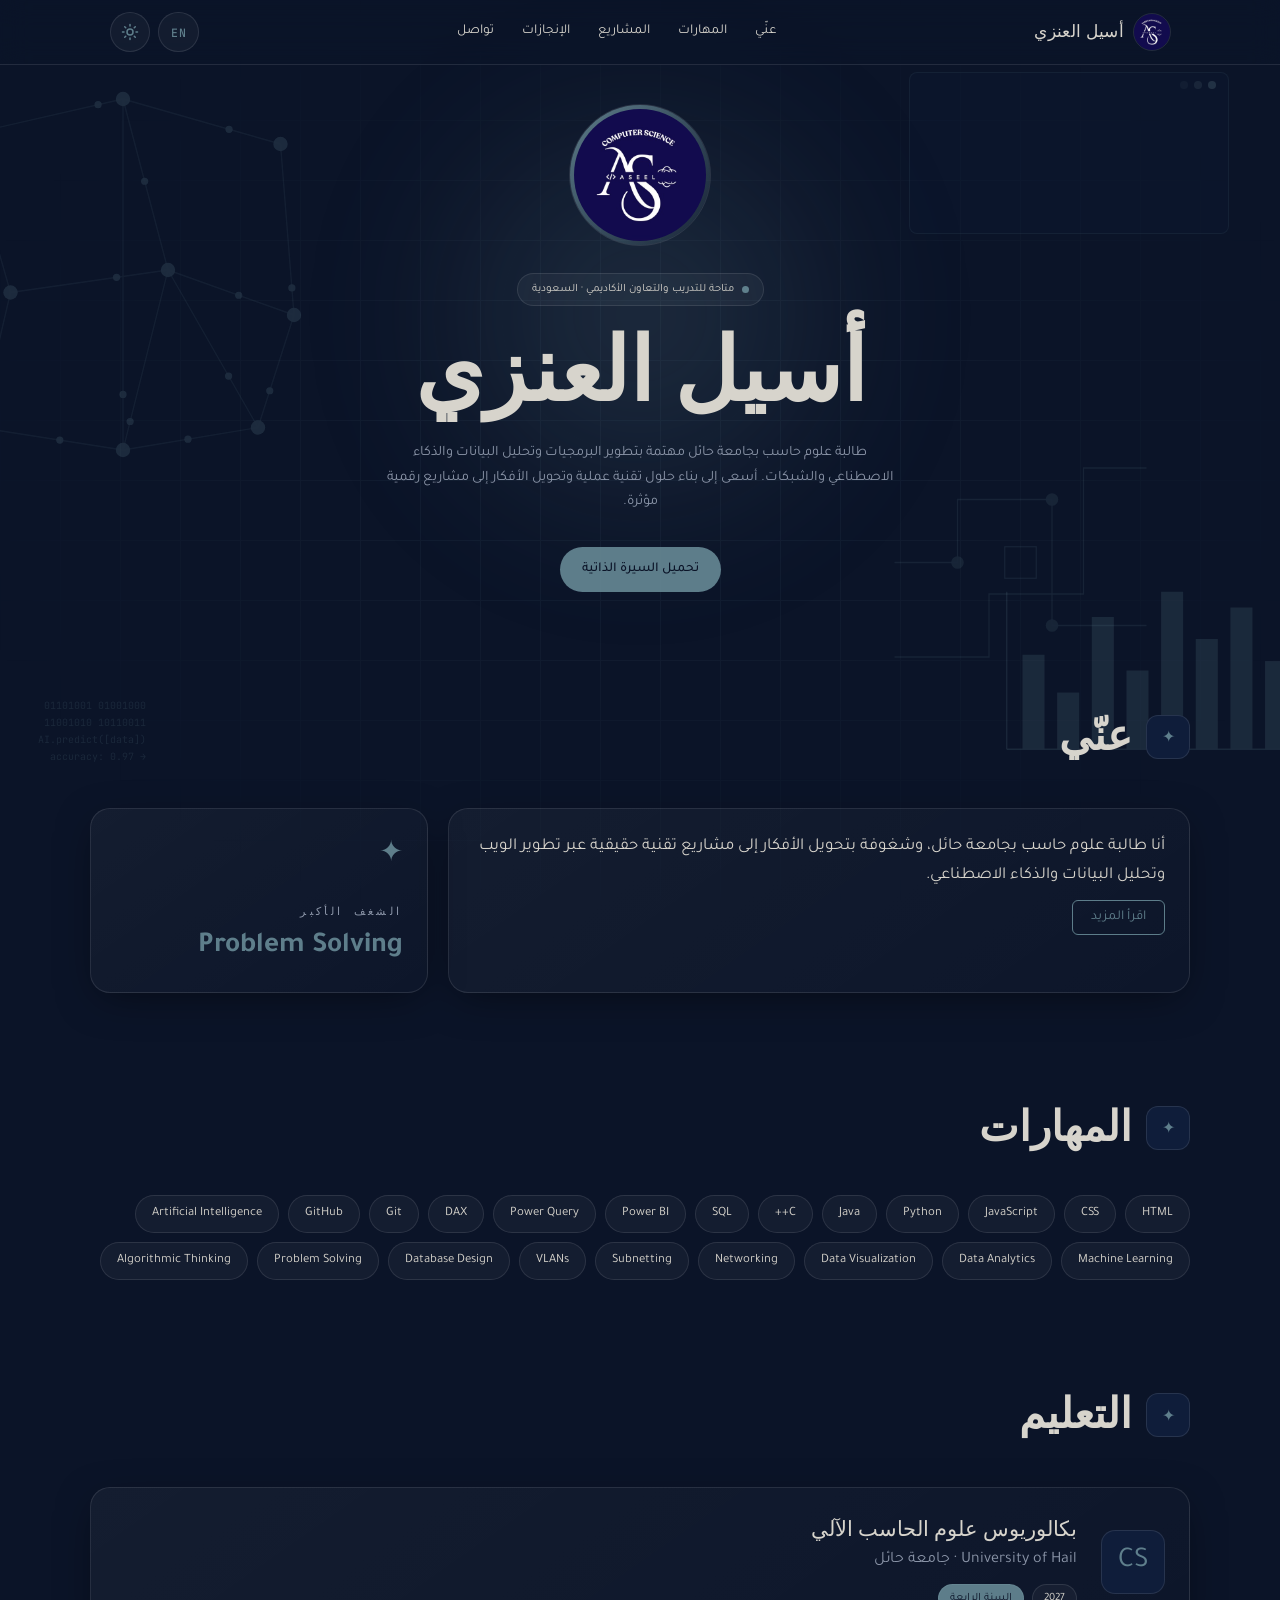
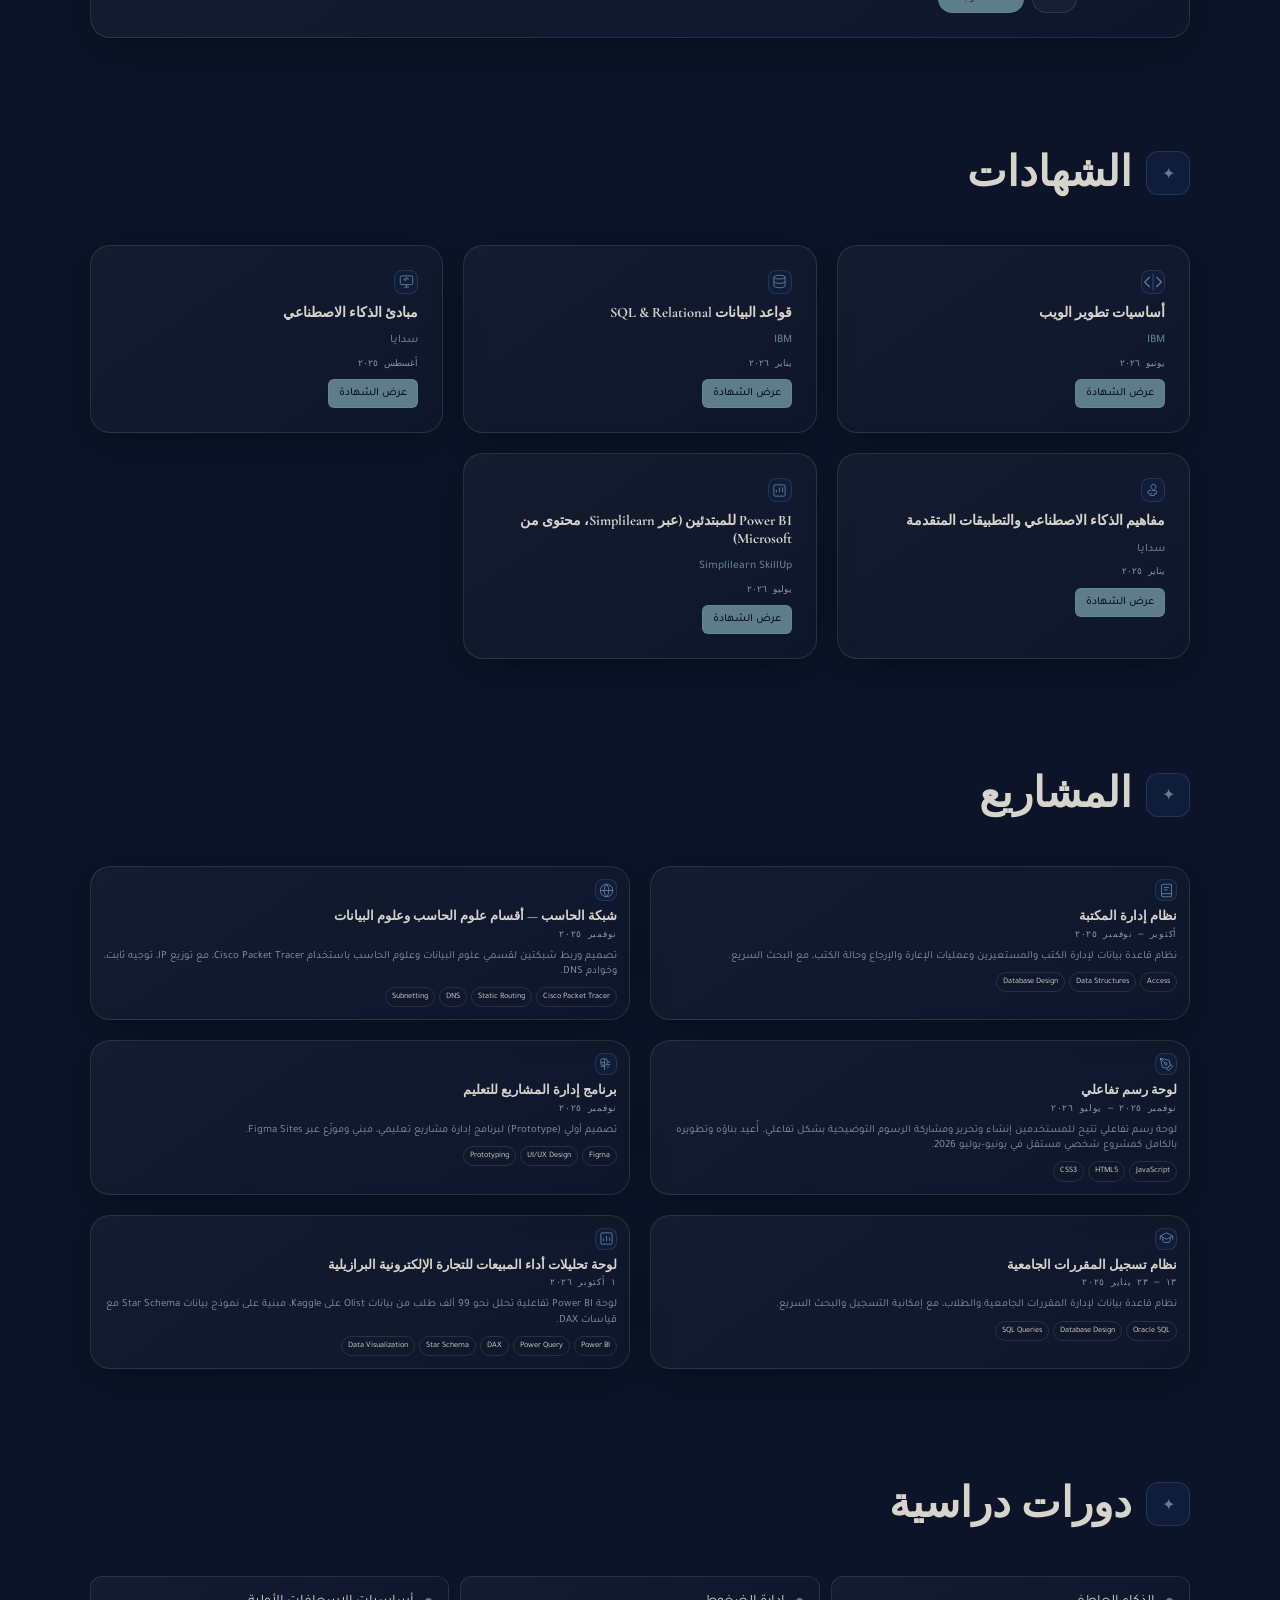
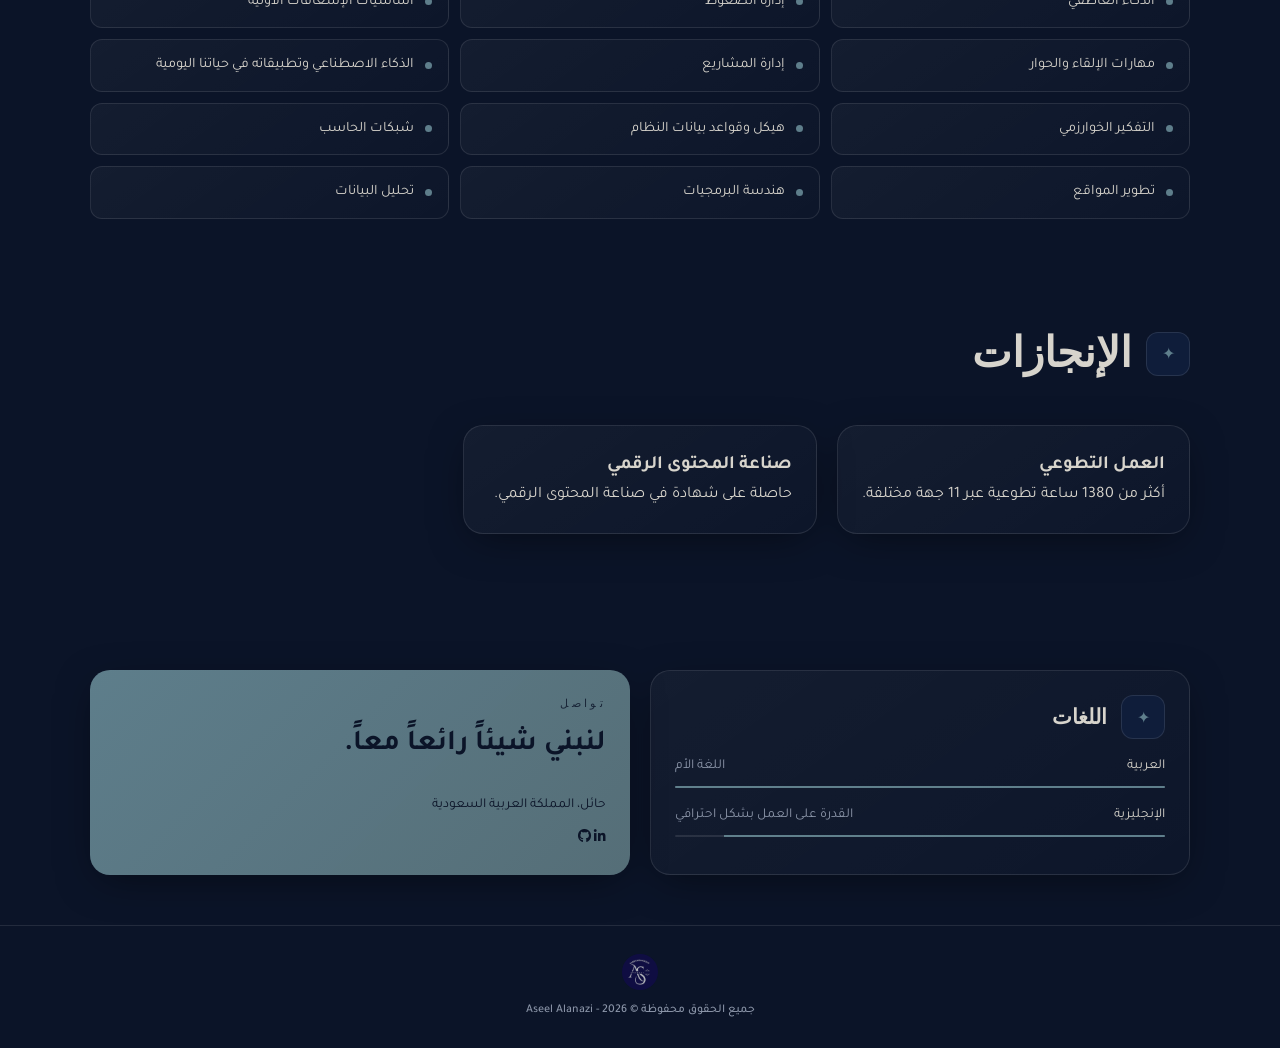
<file: index.html>
<!DOCTYPE html>
<html lang="ar" dir="rtl" data-theme="dark" data-lang="ar">
<head>
<meta charset="UTF-8" />
<meta name="viewport" content="width=device-width, initial-scale=1.0" />

<title>أسيل العنزي · Software Developer</title>

<meta
  name="description"
  content="السيرة الذاتية لأسيل العنزي — مطوّرة برمجيات وطالبة علوم حاسب."
/>

<link rel="icon" href="log11.png" />

<link rel="preconnect" href="https://fonts.googleapis.com" />
<link rel="preconnect" href="https://fonts.gstatic.com" crossorigin />

<link
  href="https://fonts.googleapis.com/css2?family=Cormorant+Garamond:ital,wght@0,400;0,600;1,400&family=Tajawal:wght@400;500;700&family=JetBrains+Mono:wght@400;500&display=swap"
  rel="stylesheet"
/>

<!-- Font Awesome -->
<link
  rel="stylesheet"
  href="https://cdnjs.cloudflare.com/ajax/libs/font-awesome/6.4.0/css/all.min.css"
/>

<link rel="stylesheet" href="styles.css" />
</head>

<body>

<!-- ================= Animated Backdrop ================= -->

<div class="backdrop" aria-hidden="true">

  <div class="grid-floor"></div>

  <div class="matrix" id="matrix"></div>

  <svg class="net-svg" viewBox="0 0 100 100" preserveAspectRatio="xMidYMid meet">
    <g id="net-edges" stroke="var(--gold)" stroke-width="0.3" opacity="0.5"></g>
    <g id="net-packets" fill="var(--gold)"></g>
    <g id="net-nodes" fill="var(--gold)"></g>
  </svg>

  <svg class="chart-svg" viewBox="0 0 100 60">
    <line x1="5" y1="55" x2="95" y2="55" stroke="var(--gold)" stroke-width="0.4" />
    <line x1="5" y1="55" x2="5" y2="5" stroke="var(--gold)" stroke-width="0.4" />
    <g id="bars" fill="var(--gold)"></g>
    <polyline
      class="trend"
      points="13,30 24,40 35,18 46,28 57,12 68,22 79,15 90,20"
      fill="none"
      stroke="var(--gold)"
      stroke-width="0.6"
    />
  </svg>

  <svg class="circuit-svg" viewBox="0 0 100 100">
    <path d="M10,50 L30,50 L30,30 L60,30 L60,70 L90,70" fill="none" stroke="var(--gold)" stroke-width="0.4" />
    <path d="M10,80 L40,80 L40,60 L70,60 L70,20 L90,20" fill="none" stroke="var(--gold)" stroke-width="0.4" />
    <circle cx="30" cy="50" r="2" fill="var(--gold)" />
    <circle cx="60" cy="30" r="2" fill="var(--gold)" />
    <circle cx="60" cy="70" r="2" fill="var(--gold)" />
    <rect x="45" y="45" width="10" height="10" fill="none" stroke="var(--gold)" stroke-width="0.4" />
  </svg>

  <div class="terminal">
    <div class="t-bar">
      <span></span>
      <span></span>
      <span></span>
    </div>
    <div class="t-body" id="terminal-body"></div>
  </div>

  <div class="binary">
    01001000 01101001<br />
    10110011 11001010<br />
    AI.predict([data])<br />
    → accuracy: 0.97
  </div>

</div>


<!-- ================= Navigation ================= -->

<nav class="nav">

  <div class="nav-inner">

    <div class="brand">

      <img src="log11.png" alt="Aseel" />

      <span data-ar="أسيل العنزي" data-en="Aseel Alanazi">
        أسيل العنزي
      </span>

    </div>


    <div class="nav-links" id="navLinks">

      <a href="#about" data-ar="عنّي" data-en="About">عنّي</a>

      <a href="#skills" data-ar="المهارات" data-en="Skills">المهارات</a>

      <a href="#projects" data-ar="المشاريع" data-en="Projects">المشاريع</a>

      <a href="#achievements" data-ar="الإنجازات" data-en="Achievements">الإنجازات</a>

      <a href="#contact" data-ar="تواصل" data-en="Contact">تواصل</a>

    </div>


    <div class="nav-controls">

      <button class="theme-toggle lang-toggle" id="langToggle" aria-label="Switch Language">
        EN
      </button>


      <button class="theme-toggle" id="themeToggle" aria-label="تبديل الوضع">

        <svg
          class="i-sun"
          viewBox="0 0 24 24"
          fill="none"
          stroke="currentColor"
          stroke-width="2"
          stroke-linecap="round"
          stroke-linejoin="round"
        >
          <circle cx="12" cy="12" r="4" />
          <path d="M12 2v2M12 20v2M4.93 4.93l1.41 1.41M17.66 17.66l1.41 1.41M2 12h2M20 12h2M4.93 19.07l1.41-1.41M17.66 6.34l1.41-1.41" />
        </svg>

        <svg
          class="i-moon"
          viewBox="0 0 24 24"
          fill="none"
          stroke="currentColor"
          stroke-width="2"
          stroke-linecap="round"
          stroke-linejoin="round"
        >
          <path d="M21 12.79A9 9 0 1 1 11.21 3 7 7 0 0 0 21 12.79z" />
        </svg>

      </button>


      <button class="nav-toggle" id="navToggle" aria-label="Menu" aria-expanded="false">
        <span></span>
        <span></span>
        <span></span>
      </button>

    </div>

  </div>

</nav>


<!-- ================= Hero ================= -->

<section class="hero">

  <div class="hero-glow"></div>

  <div class="hero-inner">

    <div class="hero-logo">
      <img src="log11.png" alt="Aseel Alanazi" />
    </div>


    <div class="tag">

      <span class="dot"></span>

      <span
        data-ar="متاحة للتدريب والتعاون الأكاديمي · السعودية"
        data-en="Open to Internships & Academic Collaboration · Saudi Arabia"
      >
        متاحة للتدريب والتعاون الأكاديمي · السعودية
      </span>

    </div>


  

    <h1 class="hero-name">
      <span data-ar="أسيل العنزي" data-en="Aseel Alanazi">
        أسيل العنزي
      </span>
    </h1>


    <!-- النبذة -->

    <p
      class="hero-desc"
      data-ar="طالبة علوم حاسب بجامعة حائل مهتمة بتطوير البرمجيات وتحليل البيانات والذكاء الاصطناعي والشبكات. أسعى إلى بناء حلول تقنية عملية وتحويل الأفكار إلى مشاريع رقمية مؤثرة."
      data-en="Computer Science student at University of Hail passionate about software development, data analysis, AI, and networking. I build practical tech solutions and turn ideas into impactful digital projects."
    >
      طالبة علوم حاسب بجامعة حائل مهتمة بتطوير البرمجيات وتحليل البيانات والذكاء الاصطناعي والشبكات.
      أسعى إلى بناء حلول تقنية عملية وتحويل الأفكار إلى مشاريع رقمية مؤثرة.
    </p>


    <div class="cta">

     
      <a
        class="btn btn-gold"
        href="Files/Aseel_Alanazi_CV (3).docx"
        download="Aseel_Alanazi_CV (3).docx"
        data-ar="تحميل السيرة الذاتية"
        data-en="Download CV"
      >
        تحميل السيرة الذاتية
      </a>

    </div>

  </div>

</section>


<!-- ================= About ================= -->

<section id="about" class="section">

  <div class="container">

    <div class="section-title">
      <div class="icon-box">✦</div>
      <h2 data-ar="عنّي" data-en="About Me">عنّي</h2>
    </div>


    <div class="about-grid">

      <div class="card lg about-card">

        <p
          class="about-short"
          data-ar="أنا طالبة علوم حاسب بجامعة حائل، وشغوفة بتحويل الأفكار إلى مشاريع تقنية حقيقية عبر تطوير الويب وتحليل البيانات والذكاء الاصطناعي."
          data-en="I am a Computer Science student at the University of Hail, passionate about turning ideas into real tech projects through web development, data analytics, and AI."
        >
          أنا طالبة علوم حاسب بجامعة حائل، وشغوفة بتحويل الأفكار إلى مشاريع تقنية حقيقية عبر تطوير الويب وتحليل البيانات والذكاء الاصطناعي.
        </p>


        <div class="about-full" id="aboutFull">

          <p
            data-ar="بنيت أساساً تقنياً واسعاً عبر شهادات من IBM وSDAIA، وكورسات معتمدة في Power BI، مع أكثر من 1,380 ساعة تطوع عبر 11 جهة مختلفة."
            data-en="I have built a broad technical foundation through certifications from IBM and SDAIA, along with certified Power BI courses, and have contributed over 1,380 volunteer hours across 11 different organizations."
          ></p>

          <p
            data-ar="حولت كل مهارة تعلمته إلى مشروع حقيقي منشور: تطبيق رسم تفاعلي (Hidden Canvas)، أنظمة قواعد بيانات (Access وOracle SQL)، تصميم شبكات حاسب (Cisco Packet Tracer)، وتحليل بيانات مع لوحات معلومات تفاعلية. أوثق كل مشروع باحترافية (README، تراخيص، لقطات شاشة) وأحرص على دقة كل تفاصيل النشر."
            data-en="I have turned every skill I have learned into a real, published project: an interactive drawing app (Hidden Canvas), database systems using Access and Oracle SQL, computer network designs using Cisco Packet Tracer, and data analysis with interactive dashboards. I professionally document every project with READMEs, licenses, and screenshots, and I pay close attention to the accuracy of every detail I publish."
          ></p>

          <p
            data-ar="أتقن العربية كلغة أم، وأطوّر الإنجليزية المهنية بانضباط يومي مستمر. أؤمن بالتعلم المستمر والتطبيق العملي الفوري — لذلك أحرص على أن تنتهي كل دورة أو شهادة بمشروع فعلي، لا مجرد إضافة لقائمة الإنجازات."
            data-en="Arabic is my native language, and I continuously develop my professional English through consistent daily practice. I believe in continuous learning and immediate practical application — every course or certification I complete leads to a real project, rather than simply becoming another entry on my list of achievements."
          ></p>

        </div>


        <button type="button" class="about-toggle-btn" id="aboutToggleBtn">
          اقرأ المزيد
        </button>

      </div>


      <div class="card passion">

        <div class="spark">✦</div>

        <div>
          <div class="kicker" data-ar="الشغف الأكبر" data-en="Greatest Passion">
            الشغف الأكبر
          </div>
          <div class="passion-title gold">Problem Solving</div>
        </div>

      </div>

    </div>

  </div>

</section>


<!-- ================= Marquee ================= -->

<div class="marquee">
  <div class="marquee-track" id="marquee"></div>
</div>


<!-- ================= Skills ================= -->

<section id="skills" class="section">

  <div class="container">

    <div class="section-title">
      <div class="icon-box">✦</div>
      <h2 data-ar="المهارات" data-en="Skills">المهارات</h2>
    </div>

    <div class="skills" id="skills-list"></div>

  </div>

</section>


<!-- ================= Education ================= -->

<section class="section">

  <div class="container">

    <div class="section-title">
      <div class="icon-box">✦</div>
      <h2 data-ar="التعليم" data-en="Education">التعليم</h2>
    </div>


    <div class="card edu">

      <div class="edu-icon">CS</div>

      <div>

        <div
          class="edu-title"
          data-ar="بكالوريوس علوم الحاسب الآلي"
          data-en="Bachelor of Computer Science"
        >
          بكالوريوس علوم الحاسب الآلي
        </div>

        <div class="muted">University of Hail · جامعة حائل</div>

        <div class="edu-tags">

          <span class="tag-sm">2027</span>

          <span class="tag-sm filled" data-ar="السنة الرابعة" data-en="4th Year">
            السنة الرابعة
          </span>

        </div>

      </div>

    </div>

  </div>

</section>


<!-- ================= Certifications ================= -->

<section class="section">

  <div class="container">

    <div class="section-title">
      <div class="icon-box">✦</div>
      <h2 data-ar="الشهادات" data-en="Certifications">الشهادات</h2>
    </div>

    <div class="grid-3" id="certs"></div>

  </div>

</section>


<!-- ================= Projects ================= -->

<section id="projects" class="section">

  <div class="container">

    <div class="section-title">
      <div class="icon-box">✦</div>
      <h2 data-ar="المشاريع" data-en="Projects">المشاريع</h2>
    </div>

    <div class="grid-2" id="projects-list"></div>

  </div>

</section>


<!-- ================= Courses ================= -->

<section class="section">

  <div class="container">

    <div class="section-title">
      <div class="icon-box">✦</div>
      <h2 data-ar="دورات دراسية" data-en="Academic Courses">دورات دراسية</h2>
    </div>

    <div class="courses" id="courses"></div>

  </div>

</section>


<!-- ================= Achievements ================= -->

<section class="section" id="achievements">

  <div class="container">

    <div class="section-title">
      <div class="icon-box">✦</div>
      <h2 data-ar="الإنجازات" data-en="Achievements">الإنجازات</h2>
    </div>


    <div class="grid-3">

      <div class="card">

        <h3 data-ar="العمل التطوعي" data-en="Volunteer Work">العمل التطوعي</h3>

        <p
          data-ar="أكثر من 1380 ساعة تطوعية عبر 11 جهة مختلفة."
          data-en="Over 1,380 volunteer hours across 11 different organizations."
        >
          أكثر من 1380 ساعة تطوعية عبر 11 جهة مختلفة.
        </p>

      </div>


      <div class="card">

        <h3 data-ar="صناعة المحتوى الرقمي" data-en="Digital Content Creation">
          صناعة المحتوى الرقمي
        </h3>

        <p
          data-ar="حاصلة على شهادة في صناعة المحتوى الرقمي."
          data-en="Certified in Digital Content Creation."
        >
          حاصلة على شهادة في صناعة المحتوى الرقمي.
        </p>

      </div>

    </div>

  </div>

</section>


<!-- ================= Contact ================= -->

<section id="contact" class="section">

  <div class="container grid-2">

    <div class="card">

      <div class="section-title sm">
        <div class="icon-box">✦</div>
        <h2 data-ar="اللغات" data-en="Languages">اللغات</h2>
      </div>


      <div class="lang" data-pct="100">

        <div class="lang-row">
          <span data-ar="العربية" data-en="Arabic">العربية</span>
          <span class="muted" data-ar="اللغة الأم" data-en="Native">اللغة الأم</span>
        </div>

        <div class="bar"><i></i></div>

      </div>


      <div class="lang" data-pct="90">

        <div class="lang-row">
          <span data-ar="الإنجليزية" data-en="English">الإنجليزية</span>
          <span
            class="muted"
            data-ar="القدرة على العمل بشكل احترافي"
            data-en="Professional Working Proficiency"
          >
            القدرة على العمل بشكل احترافي
          </span>
        </div>

        <div class="bar"><i></i></div>

      </div>

    </div>


    <div class="card contact-card">

      <div class="kicker" data-ar="تواصل" data-en="Contact">تواصل</div>

      <div
        class="contact-title"
        data-ar="لنبني شيئاً رائعاً معاً."
        data-en="Let's Build Something Amazing Together."
      >
        لنبني شيئاً <em>رائعاً معاً.</em>
      </div>


      <div class="contact-info">

        <div data-ar="حائل، المملكة العربية السعودية" data-en="Hail, Saudi Arabia">
          حائل، المملكة العربية السعودية
        </div>


        <div class="social-container">

          <a
            href="https://www.linkedin.com/in/aseel-alanazi410"
            target="_blank"
            rel="noopener noreferrer"
            class="icon-link linkedin"
            data-name="LinkedIn"
          >
            <i class="fab fa-linkedin-in"></i>
          </a>

          <a
            href="https://github.com/Aaseel11"
            target="_blank"
            rel="noopener noreferrer"
            class="icon-link github"
            data-name="GitHub"
          >
            <i class="fab fa-github"></i>
          </a>

        </div>

      </div>

    </div>

  </div>

</section>


<!-- ================= Footer ================= -->

<footer class="footer">

  <img src="log11.png" alt="" />

  <div
    class="container copyright"
    data-ar="جميع الحقوق محفوظة © 2026 - Aseel Alanazi"
    data-en="All Rights Reserved © 2026 - Aseel Alanazi"
  >
    جميع الحقوق محفوظة © 2026 - Aseel Alanazi
  </div>

</footer>


<!-- ================= Modal ================= -->

<div class="modal" id="modal">

  <div class="modal-backdrop" id="modalBackdrop"></div>

  <div class="modal-content" id="modalContent">

    <button class="modal-close" id="modalClose">✕</button>

    <div id="modalBody"></div>

  </div>

</div>


<script src="script.js"></script>

</body>
</html>
</file>
<file: styles.css>
/* ========== Theme tokens ========== */

:root {
  --gold: #668894ea;
  --gold-soft: #648687;

  --font-serif: 'Cormorant Garamond', serif;
  --font-sans: 'Tajawal', sans-serif;
  --font-mono: 'JetBrains Mono', monospace;

  --radius: 1.25rem;
  --transition: 0.4s ease;
}


/* ========== Dark Theme ========== */

[data-theme="dark"] {
  --bg: rgb(11, 20, 40);
  --bg-2: #0f1d3a;

  --surface: rgba(255,255,255,0.04);
  --border: rgba(255,255,255,0.10);

  --text: #d7d4cc;
  --muted: #8b95a8;

  --card-grad:
    linear-gradient(
      145deg,
      rgba(255,255,255,0.04),
      rgba(255,255,255,0.01)
    );

  --nav-bg: rgba(11,20,40,0.8);

  --shadow:
    0 10px 40px -10px rgba(0,0,0,0.5);
}


/* ========== Light Theme ========== */

[data-theme="light"] {
  --bg: #cfd9e2cb;
  --bg-2: #c0cbd8eb;

  --surface: rgba(30,58,138,0.06);
  --border: rgba(30,58,138,0.14);

  --text: #0f1e3f;
  --muted: #475569;

  --gold: #2563eb;
  --gold-soft: #3b82f6;

  --card-grad:
    linear-gradient(
      145deg,
      rgba(255,255,255,0.85),
      rgba(37,99,235,0.04)
    );

  --nav-bg: rgba(248,250,252,0.92);

  --shadow:
    0 10px 40px -10px rgba(30,58,138,0.11);
}


/* ========== Global ========== */

* {
  box-sizing: border-box;
  margin: 0;
  padding: 0;
}

html {
  scroll-behavior: smooth;
}

body {
  font-family: var(--font-sans);
  background: var(--bg);
  color: var(--text);
  line-height: 1.7;
  overflow-x: hidden;

  transition:
    background var(--transition),
    color var(--transition);
}

a {
  color: inherit;
  text-decoration: none;
}

img {
  max-width: 100%;
  display: block;
}

em {
  font-style: italic;
}

.gold {
  color: var(--gold);
}

.muted {
  color: var(--muted);
}

.mono {
  font-family: var(--font-mono);
}

.kicker {
  font-family: var(--font-mono);
  font-size: 0.7rem;
  letter-spacing: 0.3em;
  text-transform: uppercase;
  color: var(--muted);
}


/* ========== Language transition ========== */

[data-ar],
[data-en] {
  transition: opacity 0.25s ease;
}


/* ========== Backdrop ========== */

.backdrop {
  position: fixed;
  inset: 0;
  z-index: 0;
  pointer-events: none;
  overflow: hidden;
}

.grid-floor {
  position: absolute;
  inset: 0;
  opacity: 0.08;

  background-image:
    linear-gradient(
      var(--gold) 1px,
      transparent 1px
    ),
    linear-gradient(
      90deg,
      var(--gold) 1px,
      transparent 1px
    );

  background-size: 60px 60px;

  -webkit-mask-image:
    radial-gradient(
      ellipse at center,
      black 30%,
      transparent 80%
    );

  mask-image:
    radial-gradient(
      ellipse at center,
      black 30%,
      transparent 80%
    );
}

.matrix {
  position: absolute;
  inset: 0;
}

.matrix .col {
  position: absolute;
  top: -120%;

  font-family: var(--font-mono);
  font-size: 11px;
  line-height: 1.2;

  color: var(--gold);
  opacity: 0.18;

  writing-mode: vertical-rl;

  text-shadow: 0 0 8px var(--gold);

  animation: rain linear infinite;
}

@keyframes rain {
  to {
    transform: translateY(220vh);
  }
}

.net-svg {
  position: absolute;
  top: 5%;
  left: -8%;

  width: 50vh;
  height: 50vh;

  opacity: 0.22;
}

.chart-svg {
  position: absolute;
  bottom: 8%;
  right: -2%;

  width: 35vh;
  height: 35vh;

  opacity: 0.2;
}

.circuit-svg {
  position: absolute;
  top: 45%;
  right: 8%;

  width: 35vh;
  height: 35vh;

  opacity: 0.15;
}

.trend {
  stroke-dasharray: 200;
  stroke-dashoffset: 200;

  animation: draw 6s linear infinite;
}

@keyframes draw {
  50% {
    stroke-dashoffset: 0;
  }

  100% {
    stroke-dashoffset: -200;
  }
}

.bar-anim {
  animation: grow 4s ease-in-out infinite;
  transform-origin: bottom;
}

@keyframes grow {
  0%,
  100% {
    transform: scaleY(0.6);
  }

  50% {
    transform: scaleY(1);
  }
}

.packet {
  animation: pulse-node 2s ease-in-out infinite;
}

@keyframes pulse-node {
  0%,
  100% {
    r: 1.2;
    opacity: 0.5;
  }

  50% {
    r: 2.2;
    opacity: 1;
  }
}


/* ========== Terminal ========== */

.terminal {
  position: absolute;
  top: 8%;
  right: 4%;

  width: 320px;
  opacity: 0.28;

  animation: float 6s ease-in-out infinite;
}

@keyframes float {
  0%,
  100% {
    transform: translateY(0);
  }

  50% {
    transform: translateY(-8px);
  }
}

.terminal .t-bar {
  display: flex;
  gap: 6px;

  padding: 8px 12px;

  background:
    color-mix(
      in oklab,
      var(--bg-2) 80%,
      transparent
    );

  border:
    1px solid
    color-mix(
      in oklab,
      var(--gold) 40%,
      transparent
    );

  border-bottom: none;
  border-radius: 8px 8px 0 0;
}

.terminal .t-bar span {
  width: 8px;
  height: 8px;

  border-radius: 50%;
  background: var(--gold);
}

.terminal .t-bar span:nth-child(2) {
  opacity: 0.6;
}

.terminal .t-bar span:nth-child(3) {
  opacity: 0.3;
}

.terminal .t-body {
  background:
    color-mix(
      in oklab,
      var(--bg-2) 80%,
      transparent
    );

  border:
    1px solid
    color-mix(
      in oklab,
      var(--gold) 40%,
      transparent
    );

  border-top: none;
  border-radius: 0 0 8px 8px;

  padding: 12px;

  font-family: var(--font-mono);
  font-size: 11px;

  color: var(--gold);

  min-height: 110px;
}

.terminal .t-body .line {
  opacity: 0;
  animation: type 8s linear infinite;
}

.binary {
  position: absolute;
  bottom: 15%;
  left: 3%;

  font-family: var(--font-mono);
  font-size: 10px;
  line-height: 1.7;

  color: var(--gold);
  opacity: 0.18;

  animation: blink-op 3s ease-in-out infinite;
}

@keyframes blink-op {
  0%,
  100% {
    opacity: 0.1;
  }

  50% {
    opacity: 0.25;
  }
}


/* ========== Navigation ========== */

.nav {
  position: sticky;
  top: 0;
  z-index: 30;

  background: var(--nav-bg);

  backdrop-filter: blur(14px);

  border-bottom:
    1px solid var(--border);

  transition:
    background var(--transition),
    border-color var(--transition);
}

.nav-inner {
  max-width: 1100px;
  margin: 0 auto;

  padding: 12px 16px;

  display: flex;
  align-items: center;
  justify-content: space-between;

  gap: 12px;
  flex-wrap: wrap;

  position: relative;
}

.brand {
  display: flex;
  align-items: center;
  gap: 10px;
}

.brand img {
  width: 36px;
  height: 36px;

  border-radius: 50%;
  outline: 1px solid var(--border);
}

.brand span {
  font-family: var(--font-serif);
  font-size: 0.95rem;
  letter-spacing: 0.02em;
}

.brand em {
  color: var(--gold);
  font-style: normal;
}

.nav-links {
  display: none;
  gap: 16px;
  font-size: 0.95rem;
}

.nav-links a {
  transition: color 0.2s;
}

.nav-links a:hover {
  color: var(--gold);
}


/* Mobile menu */

.nav-links.open {
  display: flex;
  flex-direction: column;

  position: absolute;
  top: 100%;
  inset-inline: 0;

  padding: 16px;

  background: var(--bg);

  border-bottom:
    1px solid var(--border);

  z-index: 40;
}

@media (min-width: 768px) {
  .nav-links {
    display: flex;
    gap: 28px;

    font-size: 0.85rem;

    position: static;
    padding: 0;

    background: none;
    border: none;
  }

  .nav-inner {
    padding: 12px 20px;
  }

  .brand span {
    font-size: 1.05rem;
  }
}


/* ========== Hamburger ========== */

.nav-toggle {
  display: flex;
  flex-direction: column;

  justify-content: center;
  align-items: center;

  gap: 4px;

  width: 36px;
  height: 36px;

  background: transparent;
  border: none;

  cursor: pointer;
}

.nav-toggle span {
  display: block;

  width: 20px;
  height: 2px;

  background: var(--text);

  transition:
    transform 0.25s ease,
    opacity 0.25s ease;
}

.nav-toggle[aria-expanded="true"] span:nth-child(1) {
  transform:
    translateY(6px)
    rotate(45deg);
}

.nav-toggle[aria-expanded="true"] span:nth-child(2) {
  opacity: 0;
}

.nav-toggle[aria-expanded="true"] span:nth-child(3) {
  transform:
    translateY(-6px)
    rotate(-45deg);
}

@media (min-width: 768px) {
  .nav-toggle {
    display: none;
  }
}


/* ========== Nav controls ========== */

.nav-controls {
  display: flex;
  align-items: center;

  gap: 8px;
  flex-shrink: 0;
}

.theme-toggle {
  width: 40px;
  height: 40px;

  border-radius: 50%;

  border:
    1px solid var(--border);

  background: var(--surface);
  color: var(--gold);

  display: grid;
  place-items: center;

  cursor: pointer;

  transition: all 0.3s;

  flex-shrink: 0;
}

.theme-toggle:hover {
  border-color: var(--gold);
}

.theme-toggle svg {
  width: 18px;
  height: 18px;
}

[data-theme="dark"] .i-sun {
  display: block;
}

[data-theme="dark"] .i-moon {
  display: none;
}

[data-theme="light"] .i-sun {
  display: none;
}

[data-theme="light"] .i-moon {
  display: block;
}


/* ========== Language button ========== */

.lang-toggle {
  width: auto;
  min-width: 40px;

  padding: 0 12px;

  font-family: var(--font-mono);
  font-size: 0.72rem;
  font-weight: 500;

  letter-spacing: 0.06em;

  border-radius: 999px;

  transition: all 0.3s;
}

.lang-toggle:hover {
  border-color: var(--gold);
  transform: none;
}

.lang-toggle.switching {
  opacity: 0.5;
  transform: scale(0.95);
}


/* ========== Hero ========== */

.hero {
  position: relative;

  padding: 40px 16px 60px;

  z-index: 1;
}

.hero-glow {
  position: absolute;

  top: 0;
  left: 50%;

  transform: translateX(-50%);

  width: 500px;
  height: 500px;

  max-width: 90vw;
  max-height: 90vw;

  border-radius: 50%;

  opacity: 0.3;

  filter: blur(80px);

  background:
    radial-gradient(
      circle,
      var(--gold),
      transparent 70%
    );

  pointer-events: none;
}

.hero-inner {
  position: relative;

  max-width: 1100px;
  margin: 0 auto;

  text-align: center;
}

.hero-logo {
  width: 100px;
  height: 100px;

  margin: 0 auto 24px;

  padding: 4px;

  border-radius: 50%;

  outline:
    1px solid var(--border);

  background:
    linear-gradient(
      135deg,
      var(--gold),
      transparent
    );

  animation:
    fade-up 0.8s ease;
}

.hero-logo img {
  width: 100%;
  height: 100%;

  border-radius: 50%;

  object-fit: cover;
}

@media (min-width: 768px) {
  .hero-logo {
    width: 140px;
    height: 140px;

    margin-bottom: 28px;
  }
}


/* ========== Availability tag ========== */

.tag {
  display: inline-flex;
  align-items: center;

  gap: 8px;

  padding: 6px 14px;

  border-radius: 999px;

  background: var(--surface);

  border:
    1px solid var(--border);

  font-size: 0.7rem;
  color: var(--text);
}

.tag .dot {
  width: 7px;
  height: 7px;

  border-radius: 50%;

  background: var(--gold);

  animation:
    pulse 1.5s ease-in-out infinite;
}

@keyframes pulse {
  0%,
  100% {
    opacity: 0.4;
  }

  50% {
    opacity: 1;
  }
}


/* ========== Hero Name ========== */

.hero-name {
  font-family: var(--font-serif);

  font-weight: 600;

  font-size:
    clamp(
      2.8rem,
      10vw,
      5.5rem
    );

  line-height: 1.08;

  letter-spacing: 0;

  margin-top: 20px;

  white-space: nowrap;

  text-align: center;

  width: 100%;

  overflow: visible;
}

.hero-name span {
  display: inline-block;
}


/* ========== Hero description ========== */

.hero-desc {
  max-width: 520px;

  margin: 20px auto 0;

  color: var(--muted);

  font-size: 0.9rem;
}


/* ========== Buttons ========== */

.cta {
  display: flex;

  flex-wrap: wrap;

  justify-content: center;

  gap: 10px;

  margin-top: 32px;
}

.btn {
  display: inline-flex;
  align-items: center;

  gap: 8px;

  padding: 11px 22px;

  border-radius: 999px;

  font-size: 0.85rem;
  font-weight: 500;

  transition:
    transform 0.2s,
    border-color 0.2s;

  border: none;

  cursor: pointer;
}

.btn-gold {
  background: var(--gold);
  color: #0b1428;
}

.btn-gold:hover {
  transform: scale(1.05);
}

.btn-outline {
  background: var(--surface);

  border:
    1px solid var(--border);

  color: var(--text);
}

.btn-outline:hover {
  border-color: var(--gold);
  color: var(--gold);
}


/* ========== About Full ========== */

.about-full {
  max-height: 0;

  overflow: hidden;

  opacity: 0;

  transition:
    max-height 0.4s ease,
    opacity 0.3s ease,
    margin-top 0.4s ease;
}

.about-full.open {
  max-height: 80px;

  overflow-y: auto;

  opacity: 1;

  margin-top: 14px;

  padding-right: 6px;
}

.about-full p {
  margin-bottom: 12px;
}

.about-full p:last-child {
  margin-bottom: 0;
}


/* Scrollbar */

.about-full.open::-webkit-scrollbar {
  width: 5px;
}

.about-full.open::-webkit-scrollbar-thumb {
  background: var(--gold);
  border-radius: 10px;
  opacity: 0.5;
}

.about-full.open::-webkit-scrollbar-track {
  background: transparent;
}


/* About toggle */

.about-toggle-btn {
  background: transparent;

  color: var(--gold);

  border:
    1px solid var(--gold);

  padding: 8px 18px;

  border-radius: 6px;

  font-family: var(--font-sans);

  font-size: 0.85rem;

  cursor: pointer;

  margin-top: 10px;

  transition: all 0.25s ease;
}

.about-toggle-btn:hover {
  background: var(--gold);
  color: #0b1428;
}


/* ========== Sections ========== */

.section {
  position: relative;

  z-index: 1;

  padding: 50px 16px;
}

.container {
  max-width: 1100px;
  margin: 0 auto;
}

.section-title {
  display: flex;
  align-items: center;

  gap: 14px;
}

.icon-box {
  width: 44px;
  height: 44px;

  border-radius: 12px;

  background: var(--bg-2);

  border:
    1px solid var(--border);

  color: var(--gold);

  display: grid;
  place-items: center;

  font-family: var(--font-mono);

  font-size: 1rem;

  flex-shrink: 0;
}

.section-title h2 {
  font-family: var(--font-serif);

  font-size:
    clamp(
      1.5rem,
      5vw,
      2.6rem
    );

  font-weight: 600;
}

.section-title.sm h2 {
  font-size: 1.3rem;
}


/* ========== Cards ========== */

.card {
  background: var(--card-grad);

  border:
    1px solid var(--border);

  border-radius: var(--radius);

  padding: 24px;

  box-shadow: var(--shadow);

  transition:
    border-color 0.3s,
    transform 0.3s;
}

.card:hover {
  border-color:
    color-mix(
      in oklab,
      var(--gold) 60%,
      var(--border)
    );

  transform: translateY(-2px);
}

@media (max-width: 600px) {
  .card {
    padding: 18px;
  }
}


/* ========== About ========== */

.about-grid {
  display: grid;

  gap: 18px;

  margin-top: 36px;

  grid-template-columns: 1fr;
}

@media (min-width: 768px) {
  .about-grid {
    grid-template-columns:
      2.2fr 1fr;

    gap: 20px;
  }

  .card.lg {
    font-size: 1.05rem;
  }
}

.passion {
  display: flex;

  flex-direction: column;

  justify-content: space-between;

  gap: 20px;
}

.passion .spark {
  font-size: 1.8rem;
  color: var(--gold);
}


/* ========== Passion Title ========== */

.passion-title {
  font-family: var(--font-sans);

  font-size: 1.8rem;

  margin-top: 6px;

  font-weight: 700;

  line-height: 1.4;
}


/* ========== Skills ========== */

.skills {
  margin-top: 32px;

  display: flex;

  flex-wrap: wrap;

  gap: 9px;
}

.skills span {
  padding: 7px 16px;

  border-radius: 999px;

  background: var(--surface);

  border:
    1px solid var(--border);

  font-size: 0.8rem;

  transition: all 0.25s;

  cursor: pointer;
}

.skills span:hover {
  border-color: var(--gold);

  color: var(--gold);

  transform: translateY(-2px);
}


/* ========== Education ========== */

.edu {
  margin-top: 36px;

  display: flex;

  flex-direction: column;

  gap: 18px;

  align-items: flex-start;
}

@media (min-width: 768px) {
  .edu {
    flex-direction: row;

    align-items: center;

    gap: 24px;
  }
}

.edu-icon {
  width: 64px;
  height: 64px;

  border-radius: 14px;

  background: var(--bg-2);

  border:
    1px solid var(--border);

  color: var(--gold);

  font-size: 1.8rem;

  display: grid;
  place-items: center;

  flex-shrink: 0;
}

.edu-title {
  font-family: var(--font-serif);

  font-size: 1.3rem;
}

.edu-tags {
  display: flex;

  flex-wrap: wrap;

  gap: 8px;

  margin-top: 10px;

  font-size: 0.7rem;
}

.tag-sm {
  padding: 4px 11px;

  border-radius: 999px;

  background: var(--surface);

  border:
    1px solid var(--border);

  font-size: 0.7rem;
}

.tag-sm.filled {
  background: var(--gold);

  color: #0b1428;

  border-color: var(--gold);
}


/* ========== Grid ========== */

.grid-2 {
  margin-top: 36px;

  display: grid;

  gap: 18px;

  grid-template-columns: 1fr;
}

@media (min-width: 768px) {
  .grid-2 {
    grid-template-columns:
      1fr 1fr;

    gap: 20px;
  }
}

.grid-3 {
  margin-top: 36px;

  display: grid;

  gap: 18px;

  grid-template-columns: 1fr;
}

@media (min-width: 600px) {
  .grid-3 {
    grid-template-columns:
      repeat(2, 1fr);

    gap: 18px;
  }
}

@media (min-width: 900px) {
  .grid-3 {
    grid-template-columns:
      repeat(3, 1fr);

    gap: 20px;
  }
}


/* ========== Certs & Projects ========== */

.cert,
.proj {
  cursor: pointer;

  transition: all 0.3s;
}

.cert:active,
.proj:active {
  transform: scale(0.98);
}

.cert .icon,
.proj .icon {
  width: 24px;
  height: 24px;

  border-radius: 8px;

  background: var(--bg-2);

  border:
    1px solid var(--border);

  color: var(--gold);

  display: grid;
  place-items: center;

  font-family: var(--font-mono);

  font-size: 0.8rem;

  margin-bottom: 10px;
}

.cert h3,
.proj h3 {
  font-family: var(--font-serif);

  font-size: 0.9rem;

  line-height: 1.2;
}

.cert-meta {
  display: flex;

  flex-direction: column;

  gap: 5px;

  margin-top: 10px;

  font-size: 0.72rem;
}

.cert-meta .issuer {
  color: var(--gold);
  font-weight: 500;
}

.cert-meta .date {
  font-family: var(--font-mono);

  font-size: 0.58rem;

  color: var(--muted);
}

.proj {
  padding: 12px;
}

.proj .icon {
  width: 22px;
  height: 22px;

  margin-bottom: 8px;

  font-size: 0.75rem;
}

.proj h3 {
  font-size: 0.82rem;
  line-height: 1.2;
}

.proj .period {
  font-family: var(--font-mono);

  font-size: 0.55rem;

  text-transform: uppercase;

  letter-spacing: 0.08em;

  color: var(--muted);

  margin-top: 2px;
}

.proj p {
  margin-top: 7px;

  font-size: 0.68rem;

  color: var(--muted);

  line-height: 1.4;
}

.proj .tags {
  display: flex;

  flex-wrap: wrap;

  gap: 4px;

  margin-top: 8px;
}

.proj .tags span {
  padding: 2px 6px;

  border-radius: 999px;

  border:
    1px solid var(--border);

  font-size: 0.52rem;
}


/* ========== Courses ========== */

.courses {
  margin-top: 36px;

  display: grid;

  gap: 11px;

  grid-template-columns: 1fr;
}

@media (min-width: 600px) {
  .courses {
    grid-template-columns:
      1fr 1fr;
  }
}

@media (min-width: 900px) {
  .courses {
    grid-template-columns:
      1fr 1fr 1fr;
  }
}

.courses .item {
  display: flex;

  align-items: center;

  gap: 11px;

  padding: 13px 16px;

  border-radius: 12px;

  background: var(--card-grad);

  border:
    1px solid var(--border);

  cursor: pointer;

  transition: all 0.3s;
}

.courses .item:hover {
  border-color: var(--gold);
}

.courses .item:active {
  transform: scale(0.98);
}

.courses .item .bullet {
  width: 7px;
  height: 7px;

  border-radius: 50%;

  background: var(--gold);

  flex-shrink: 0;
}

.courses .item span:nth-child(2) {
  font-size: 0.9rem;
}


/* ========== Languages ========== */

.lang {
  margin-top: 16px;
}

.lang-row {
  display: flex;

  justify-content: space-between;

  font-size: 0.85rem;
}

.bar {
  margin-top: 8px;

  height: 2px;

  background: var(--border);

  overflow: hidden;

  border-radius: 1px;
}

.bar i {
  display: block;

  height: 100%;

  background: var(--gold);

  width: 0;

  transition:
    width 1.4s ease;
}


/* ========== Contact ========== */

.contact-card {
  background:
    linear-gradient(
      135deg,
      var(--gold),
      color-mix(
        in oklab,
        var(--gold) 80%,
        #333
      )
    );

  color: #0b1428;

  border: none;
}

[data-theme="light"] .contact-card {
  background:
    linear-gradient(
      135deg,
      #2563eb,
      #1d4ed8
    );

  color: white;
}

.contact-card .kicker {
  color: inherit;
  opacity: 0.8;
}


/* ========== Contact Title ========== */

.contact-title {
  font-family: var(--font-sans);

  font-size: 1.8rem;

  line-height: 1.5;

  margin-top: 10px;

  font-weight: 700;
}

.contact-title em {
  font-family: var(--font-sans);
  font-style: normal;
  font-weight: 700;
}

.contact-info {
  margin-top: 28px;

  font-size: 0.85rem;

  display: flex;

  flex-direction: column;

  gap: 10px;
}

.contact-info a:hover {
  opacity: 0.75;
}


/* ========== Social Icons ========== */

.social-links-container {
  display: flex;

  gap: 30px;

  margin-top: 40px;

  justify-content: center;
}

.social-btn {
  display: flex;

  align-items: center;

  gap: 22px;

  padding: 8px 18px;

  background: var(--surface);

  border:
    1px solid var(--border);

  border-radius: 999px;

  transition: all var(--transition);

  cursor: pointer;

  text-decoration: none;

  color: var(--text);
}

.social-icon-box {
  width: 32px;
  height: 32px;

  background: var(--bg-2);

  border:
    1px solid var(--border);

  border-radius: 10px;

  display: grid;

  place-items: center;

  color: var(--gold);

  font-size: 1.1rem;

  transition: all var(--transition);
}

.social-text {
  font-family: var(--font-mono);

  font-size: 0.8rem;

  letter-spacing: 0.1em;

  text-transform: uppercase;

  color: var(--muted);

  transition:
    color var(--transition);
}

.social-btn:hover {
  border-color: var(--gold);

  transform: translateY(-3px);

  background: var(--card-grad);

  box-shadow: var(--shadow);
}

.social-btn:hover .social-icon-box {
  background: var(--gold);

  color: var(--bg);

  border-color: var(--gold);
}

.social-btn:hover .social-text {
  color: var(--gold);
}


/* ========== Footer ========== */

.footer {
  position: relative;

  z-index: 1;

  border-top:
    1px solid var(--border);

  padding: 28px 16px;

  text-align: center;
}

.footer img {
  width: 36px;
  height: 36px;

  border-radius: 50%;

  margin: 0 auto;

  opacity: 0.7;
}

.footer div {
  margin-top: 10px;

  font-family: var(--font-sans);

  font-size: 0.75rem;

  letter-spacing: 0;

  text-transform: none;

  color: var(--muted);

  font-weight: 500;
}

.copy-sym {
  font-size: 1em;

  vertical-align: middle;
}


/* ========== Reveal ========== */

.reveal {
  opacity: 0;

  transform: translateY(18px);

  transition:
    opacity 0.6s,
    transform 0.6s;
}

.reveal.in {
  opacity: 1;

  transform: none;
}


/* ========== Modal ========== */

.modal {
  position: fixed;

  inset: 0;

  z-index: 100;

  display: none;

  align-items: center;

  justify-content: center;

  padding: 16px;
}

.modal.active {
  display: flex;
}

.modal-backdrop {
  position: absolute;

  inset: 0;

  background: rgba(0,0,0,0.5);

  backdrop-filter: blur(4px);

  animation:
    fade-in 0.3s ease;
}

.modal-content {
  position: relative;

  max-width: 520px;

  width: 100%;

  background: var(--bg-2);

  border:
    1px solid var(--border);

  border-radius: var(--radius);

  padding: 32px 28px;

  box-shadow:
    0 20px 60px rgba(0,0,0,0.4);

  animation:
    slide-up 0.4s ease;

  max-height: 85vh;

  overflow-y: auto;
}

@media (max-width: 600px) {
  .modal-content {
    padding: 24px 20px;

    max-width:
      calc(100% - 20px);
  }
}

.modal-close {
  position: absolute;

  top: 16px;
  right: 16px;

  width: 36px;
  height: 36px;

  border: none;

  border-radius: 50%;

  background: var(--surface);

  color: var(--text);

  cursor: pointer;

  font-size: 1.2rem;

  transition: all 0.2s;

  display: flex;

  align-items: center;
  justify-content: center;

  z-index: 10;
}

.modal-close:hover {
  background: var(--gold);

  color: #0b1428;
}

#modalBody h2 {
  font-family: var(--font-serif);

  font-size: 1.6rem;

  margin-bottom: 12px;

  color: var(--gold);
}

#modalBody .modal-meta {
  display: flex;

  flex-direction: column;

  gap: 8px;

  margin: 16px 0;

  padding: 16px;

  background: var(--surface);

  border:
    1px solid var(--border);

  border-radius: 12px;

  font-size: 0.9rem;
}

#modalBody .modal-meta-item {
  display: flex;

  justify-content: space-between;

  align-items: center;
}

#modalBody .modal-meta-label {
  color: var(--muted);

  font-weight: 500;
}

#modalBody p {
  margin: 16px 0;

  line-height: 1.7;

  font-size: 0.95rem;

  color: var(--muted);
}


/* ========== Certificate button ========== */

.cert-link-btn {
  display: inline-flex;
  align-items: center;
  justify-content: center;
  gap: 4px;

  margin-top: 8px;
  padding: 4px 10px;

  border-radius: 6px;

  background: var(--gold);
  color: #0b1428;

  font-weight: 500;
  font-size: 0.7rem;

  transition: all 0.3s ease;
  border: 1px solid var(--gold);
}

[data-theme="light"] .cert-link-btn {
  background: #2563eb;
  color: white;
  border-color: #2563eb;
}

.cert-link-btn:hover {
  transform: translateY(-1px);
  box-shadow: 0 3px 8px rgba(0, 145, 255, 0.25);
}

[data-theme="light"] .cert-link-btn:hover {
  box-shadow: 0 3px 8px rgba(37, 99, 235, 0.2);
}

.cert-link-btn:active {
  transform: translateY(0);
}

#modalBody .modal-tags {
  display: flex;

  flex-wrap: wrap;

  gap: 8px;

  margin: 16px 0;
}

#modalBody .modal-tag {
  padding: 6px 14px;

  border-radius: 999px;

  background: var(--surface);

  border:
    1px solid var(--border);

  font-size: 0.8rem;
}


/* ========== Animations ========== */

@keyframes fade-in {
  from {
    opacity: 0;
  }

  to {
    opacity: 1;
  }
}

@keyframes slide-up {
  from {
    opacity: 0;

    transform:
      translateY(20px);
  }

  to {
    opacity: 1;

    transform: none;
  }
}

@keyframes fade-up {
  from {
    opacity: 0;

    transform:
      translateY(20px);
  }

  to {
    opacity: 1;

    transform: none;
  }
}

@keyframes type {
  0%,
  5% {
    opacity: 0;

    transform:
      translateX(-8px);
  }

  10%,
  80% {
    opacity: 1;

    transform: none;
  }

  90%,
  100% {
    opacity: 0;
  }
}


/* ========== Mobile ========== */

@media (max-width: 600px) {

  .terminal {
    display: none;
  }

  .net-svg {
    width: 55vw;
    height: 55vw;

    top: 8%;
    left: -12%;
  }

  .chart-svg {
    width: 45vw;
    height: 45vw;
  }

  .circuit-svg {
    display: none;
  }

  .section {
    padding:
      40px 14px;
  }

  .hero {
    padding:
      32px 14px 50px;
  }

  .modal-content {
    max-height: 90vh;
  }

  .hero-name {
    white-space: nowrap;

    font-size:
      clamp(
        2rem,
        11vw,
        4rem
      );

    width: 100%;
  }

  .passion-title {
    font-family: var(--font-sans);

    font-size: 1.65rem;

    font-weight: 700;

    line-height: 1.4;
  }

  .contact-title {
    font-family: var(--font-sans);

    font-size: 1.65rem;

    line-height: 1.55;

    font-weight: 700;
  }

  .contact-title em {
    font-family: var(--font-sans);

    font-style: normal;

    font-weight: 700;
  }
}


/* ========== Small Mobile ========== */

@media (max-width: 400px) {

  .hero-name {
    font-size:
      clamp(
        1.75rem,
        10vw,
        2.3rem
      );

    white-space: nowrap;
  }

  .cta {
    gap: 8px;
  }

  .btn {
    padding:
      10px 18px;

    font-size: 0.8rem;
  }

  .tag-sm {
    padding:
      3px 9px;

    font-size: 0.65rem;
  }

  .section-title {
    gap: 10px;
  }

  .icon-box {
    width: 40px;
    height: 40px;

    font-size: 0.9rem;
  }

  .passion-title {
    font-size: 1.5rem;
  }

  .contact-title {
    font-size: 1.5rem;
  }
}
</file>
